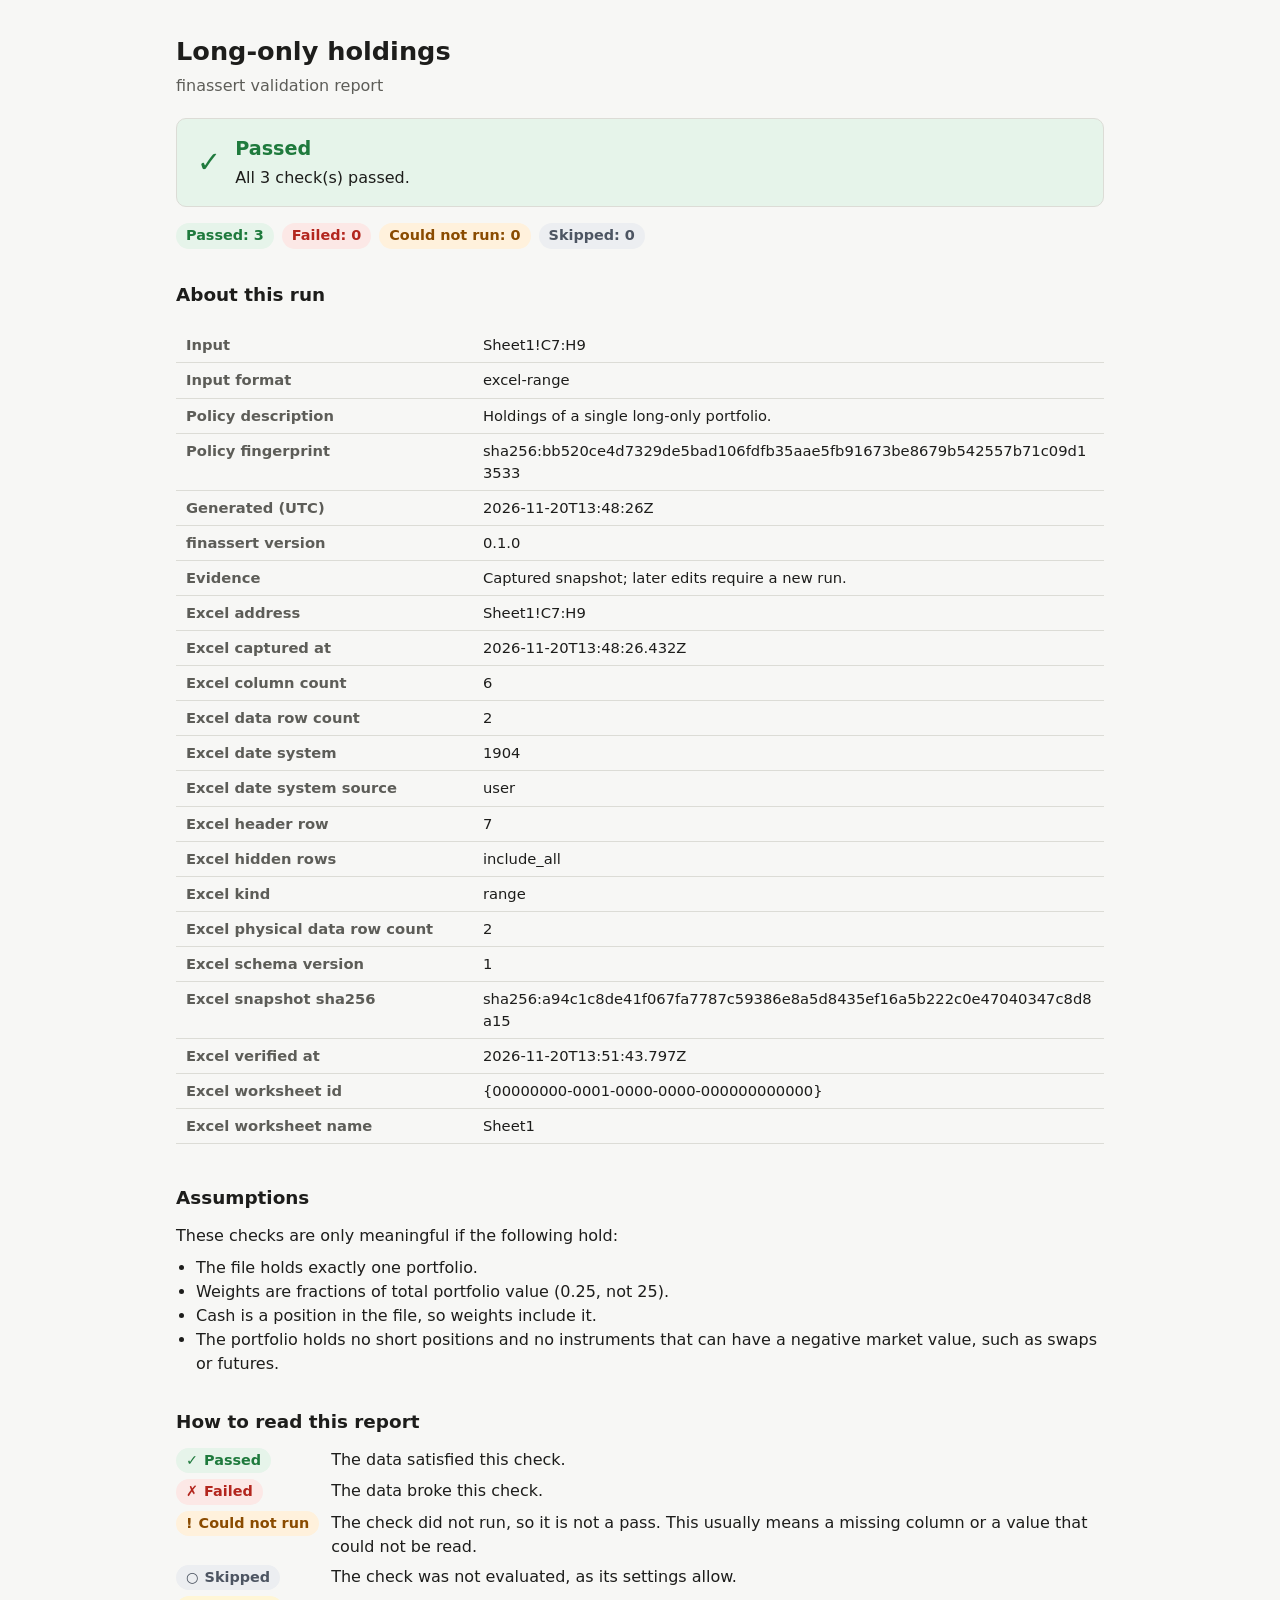
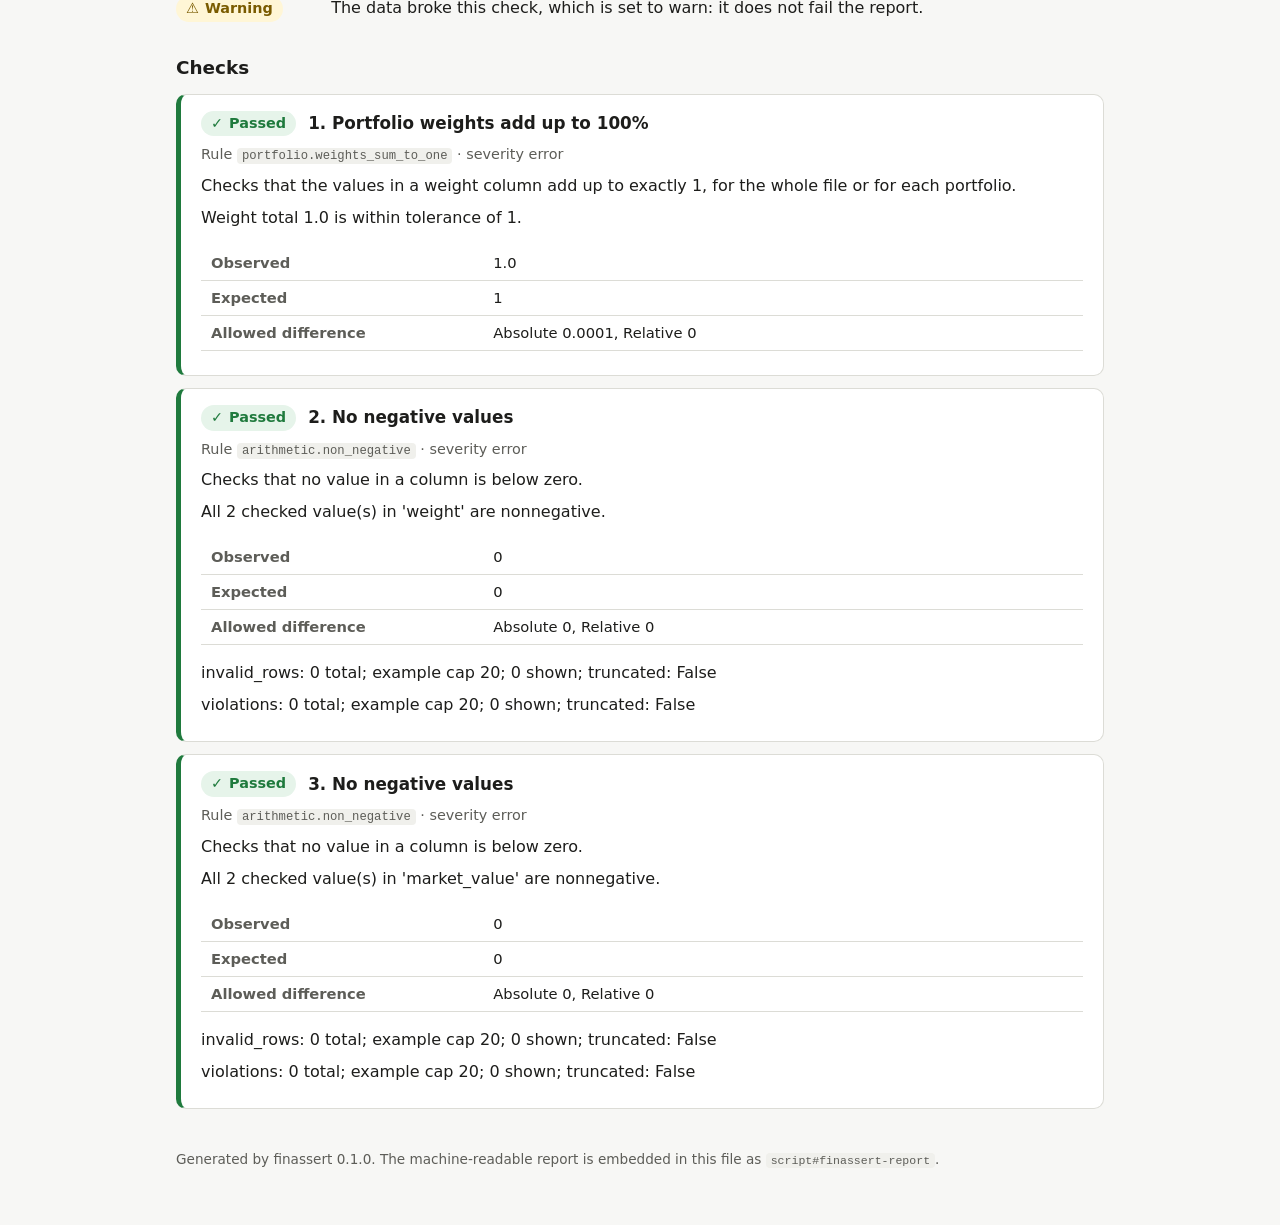
<file: specs/0016/artifacts/ac07-native-1904-passed-report.html>
<!doctype html>
<html lang="en">
<head>
<meta charset="utf-8">
<meta name="viewport" content="width=device-width, initial-scale=1">
<meta name="generator" content="finassert">
<title>Long-only holdings — finassert</title>
<style>
:root {
  color-scheme: light dark;
  --bg: #f7f7f5; --surface: #ffffff; --text: #1d1d1b; --muted: #5d5d58;
  --border: #dcdcd6; --pass: #1f7a3d; --pass-bg: #e6f4ea; --fail: #b3261e;
  --fail-bg: #fce8e6; --error: #8a4b00; --error-bg: #fff1dc; --skip: #4d5562;
  --skip-bg: #eceef1; --code: #f0f0ec; --warn: #7a5b00; --warn-bg: #fff6d6;
}
@media (prefers-color-scheme: dark) {
  :root {
    --bg: #141413; --surface: #1e1e1c; --text: #ececea; --muted: #a8a8a2;
    --border: #3a3a36; --pass: #7dd69b; --pass-bg: #173322; --fail: #f2a29b;
    --fail-bg: #3d1a17; --error: #f5c27a; --error-bg: #3a2a12; --skip: #c3c8d0;
    --skip-bg: #2a2d32; --code: #2a2a27; --warn: #f0d58a; --warn-bg: #3a3112;
  }
}
* { box-sizing: border-box; }
body {
  margin: 0; background: var(--bg); color: var(--text);
  font: 16px/1.5 system-ui, -apple-system, "Segoe UI", Roboto, sans-serif;
}
main { max-width: 960px; margin: 0 auto; padding: 32px 16px 48px; }
h1 { font-size: 1.6rem; margin: 0 0 4px; }
h2 { font-size: 1.15rem; margin: 32px 0 12px; }
h3 { font-size: 1.05rem; margin: 0; }
p { margin: 8px 0; }
.subtitle { color: var(--muted); margin: 0 0 20px; }
code {
  font: 0.85em ui-monospace, SFMono-Regular, Menlo, Consolas, monospace;
  background: var(--code); padding: 1px 5px; border-radius: 4px; overflow-wrap: anywhere;
}
.banner {
  border-radius: 10px; padding: 16px 20px; border: 1px solid var(--border);
  display: flex; gap: 14px; align-items: center;
}
.banner .icon { font-size: 1.8rem; font-weight: 700; line-height: 1; }
.banner strong { display: block; font-size: 1.2rem; }
.banner.passed { background: var(--pass-bg); color: var(--pass); }
.banner.failed { background: var(--fail-bg); color: var(--fail); }
.banner.warning { background: var(--warn-bg); color: var(--warn); }
.banner p { color: var(--text); margin: 2px 0 0; }
.counts { display: flex; flex-wrap: wrap; gap: 8px; margin: 16px 0 0; padding: 0; }
.counts li { list-style: none; }
.pill {
  display: inline-flex; align-items: center; gap: 6px; padding: 2px 10px;
  border-radius: 999px; font-size: 0.9rem; font-weight: 600; white-space: nowrap;
}
.pill.passed { background: var(--pass-bg); color: var(--pass); }
.pill.failed { background: var(--fail-bg); color: var(--fail); }
.pill.error { background: var(--error-bg); color: var(--error); }
.pill.skipped { background: var(--skip-bg); color: var(--skip); }
.pill.warning { background: var(--warn-bg); color: var(--warn); }
.card {
  background: var(--surface); border: 1px solid var(--border); border-radius: 10px;
  padding: 16px 20px; margin: 12px 0;
}
.card.failed { border-left: 5px solid var(--fail); }
.card.error { border-left: 5px solid var(--error); }
.card.skipped { border-left: 5px solid var(--skip); }
.card.warning { border-left: 5px solid var(--warn); }
.card.passed { border-left: 5px solid var(--pass); }
.card header { display: flex; flex-wrap: wrap; gap: 8px 12px; align-items: center; }
.meta { color: var(--muted); font-size: 0.9rem; }
.message { font-weight: 500; }
table { border-collapse: collapse; width: 100%; margin: 8px 0; font-size: 0.92rem; }
th, td {
  text-align: left; padding: 6px 10px; border-bottom: 1px solid var(--border);
  vertical-align: top; overflow-wrap: anywhere;
}
th { color: var(--muted); font-weight: 600; width: 32%; overflow-wrap: normal; }
.rows th { width: auto; }
.table-wrap { overflow-x: auto; }
details summary { cursor: pointer; color: var(--muted); margin-top: 8px; }
dl.legend { display: grid; grid-template-columns: max-content 1fr; gap: 6px 12px; margin: 0; }
dl.legend dd { margin: 0; }
ul.assumptions { margin: 4px 0; padding-left: 20px; }
footer { margin-top: 40px; color: var(--muted); font-size: 0.85rem; }
@media (max-width: 520px) {
  main { padding: 20px 12px 40px; }
  .card { padding: 14px; }
  th { width: auto; min-width: 7.5em; }
}
@media print {
  body { background: #fff; color: #000; }
  .card, .banner { break-inside: avoid; }
  details { display: block; }
}
</style>
</head>
<body>
<main>
<h1>Long-only holdings</h1>
<p class="subtitle">finassert validation report</p>
<section class="banner passed" role="status" aria-live="polite"><span class="icon" aria-hidden="true">✓</span><div><strong>Passed</strong><p>All 3 check(s) passed.</p></div></section><ul class="counts" aria-label="Results by outcome"><li><span class="pill passed">Passed: 3</span></li><li><span class="pill failed">Failed: 0</span></li><li><span class="pill error">Could not run: 0</span></li><li><span class="pill skipped">Skipped: 0</span></li></ul>
<h2>About this run</h2><div class="table-wrap"><table><tr><th scope="row">Input</th><td>Sheet1!C7:H9</td></tr><tr><th scope="row">Input format</th><td>excel-range</td></tr><tr><th scope="row">Policy description</th><td>Holdings of a single long-only portfolio.</td></tr><tr><th scope="row">Policy fingerprint</th><td>sha256:bb520ce4d7329de5bad106fdfb35aae5fb91673be8679b542557b71c09d13533</td></tr><tr><th scope="row">Generated (UTC)</th><td>2026-11-20T13:48:26Z</td></tr><tr><th scope="row">finassert version</th><td>0.1.0</td></tr><tr><th scope="row">Evidence</th><td>Captured snapshot; later edits require a new run.</td></tr><tr><th scope="row">Excel address</th><td>Sheet1!C7:H9</td></tr><tr><th scope="row">Excel captured at</th><td>2026-11-20T13:48:26.432Z</td></tr><tr><th scope="row">Excel column count</th><td>6</td></tr><tr><th scope="row">Excel data row count</th><td>2</td></tr><tr><th scope="row">Excel date system</th><td>1904</td></tr><tr><th scope="row">Excel date system source</th><td>user</td></tr><tr><th scope="row">Excel header row</th><td>7</td></tr><tr><th scope="row">Excel hidden rows</th><td>include_all</td></tr><tr><th scope="row">Excel kind</th><td>range</td></tr><tr><th scope="row">Excel physical data row count</th><td>2</td></tr><tr><th scope="row">Excel schema version</th><td>1</td></tr><tr><th scope="row">Excel snapshot sha256</th><td>sha256:a94c1c8de41f067fa7787c59386e8a5d8435ef16a5b222c0e47040347c8d8a15</td></tr><tr><th scope="row">Excel verified at</th><td>2026-11-20T13:51:43.797Z</td></tr><tr><th scope="row">Excel worksheet id</th><td>{00000000-0001-0000-0000-000000000000}</td></tr><tr><th scope="row">Excel worksheet name</th><td>Sheet1</td></tr></table></div>
<h2>Assumptions</h2><p>These checks are only meaningful if the following hold:</p><ul class="assumptions"><li>The file holds exactly one portfolio.</li><li>Weights are fractions of total portfolio value (0.25, not 25).</li><li>Cash is a position in the file, so weights include it.</li><li>The portfolio holds no short positions and no instruments that can have a negative market value, such as swaps or futures.</li></ul>
<h2>How to read this report</h2><dl class="legend"><dt><span class="pill passed"><span aria-hidden="true">✓</span> Passed</span></dt><dd>The data satisfied this check.</dd><dt><span class="pill failed"><span aria-hidden="true">✗</span> Failed</span></dt><dd>The data broke this check.</dd><dt><span class="pill error"><span aria-hidden="true">!</span> Could not run</span></dt><dd>The check did not run, so it is not a pass. This usually means a missing column or a value that could not be read.</dd><dt><span class="pill skipped"><span aria-hidden="true">○</span> Skipped</span></dt><dd>The check was not evaluated, as its settings allow.</dd><dt><span class="pill warning"><span aria-hidden="true">⚠</span> Warning</span></dt><dd>The data broke this check, which is set to warn: it does not fail the report.</dd></dl>
<h2>Checks</h2>
<article class="card passed" aria-labelledby="check-0"><header><span class="pill passed"><span aria-hidden="true">✓</span> Passed</span><h3 id="check-0">1. Portfolio weights add up to 100%</h3></header><p class="meta">Rule <code>portfolio.weights_sum_to_one</code> · severity error</p><p>Checks that the values in a weight column add up to exactly 1, for the whole file or for each portfolio.</p><p class="message">Weight total 1.0 is within tolerance of 1.</p><div class="table-wrap"><table><tr><th scope="row">Observed</th><td>1.0</td></tr><tr><th scope="row">Expected</th><td>1</td></tr><tr><th scope="row">Allowed difference</th><td>Absolute 0.0001, Relative 0</td></tr></table></div></article>
<article class="card passed" aria-labelledby="check-1"><header><span class="pill passed"><span aria-hidden="true">✓</span> Passed</span><h3 id="check-1">2. No negative values</h3></header><p class="meta">Rule <code>arithmetic.non_negative</code> · severity error</p><p>Checks that no value in a column is below zero.</p><p class="message">All 2 checked value(s) in &#x27;weight&#x27; are nonnegative.</p><div class="table-wrap"><table><tr><th scope="row">Observed</th><td>0</td></tr><tr><th scope="row">Expected</th><td>0</td></tr><tr><th scope="row">Allowed difference</th><td>Absolute 0, Relative 0</td></tr></table></div><p>invalid_rows: 0 total; example cap 20; 0 shown; truncated: False</p><p>violations: 0 total; example cap 20; 0 shown; truncated: False</p></article>
<article class="card passed" aria-labelledby="check-2"><header><span class="pill passed"><span aria-hidden="true">✓</span> Passed</span><h3 id="check-2">3. No negative values</h3></header><p class="meta">Rule <code>arithmetic.non_negative</code> · severity error</p><p>Checks that no value in a column is below zero.</p><p class="message">All 2 checked value(s) in &#x27;market_value&#x27; are nonnegative.</p><div class="table-wrap"><table><tr><th scope="row">Observed</th><td>0</td></tr><tr><th scope="row">Expected</th><td>0</td></tr><tr><th scope="row">Allowed difference</th><td>Absolute 0, Relative 0</td></tr></table></div><p>invalid_rows: 0 total; example cap 20; 0 shown; truncated: False</p><p>violations: 0 total; example cap 20; 0 shown; truncated: False</p></article>
<footer>
<p>Generated by finassert 0.1.0. The machine-readable report is embedded in this file as <code>script#finassert-report</code>.</p>
</footer>
</main>
<script type="application/json" id="finassert-report">
{
  "generated_at": "2026-11-20T13:48:26Z",
  "input": {
    "excel": {
      "address": "Sheet1!C7:H9",
      "captured_at": "2026-11-20T13:48:26.432Z",
      "column_count": 6,
      "data_row_count": 2,
      "date_system": "1904",
      "date_system_source": "user",
      "header_row": 7,
      "hidden_rows": "include_all",
      "kind": "range",
      "physical_data_row_count": 2,
      "schema_version": 1,
      "snapshot_sha256": "sha256:a94c1c8de41f067fa7787c59386e8a5d8435ef16a5b222c0e47040347c8d8a15",
      "verified_at": "2026-11-20T13:51:43.797Z",
      "worksheet_id": "{00000000-0001-0000-0000-000000000000}",
      "worksheet_name": "Sheet1"
    },
    "format": "excel-range",
    "locator": "Sheet1!C7:H9"
  },
  "policy": {
    "assumptions": [
      "The file holds exactly one portfolio.",
      "Weights are fractions of total portfolio value (0.25, not 25).",
      "Cash is a position in the file, so weights include it.",
      "The portfolio holds no short positions and no instruments that can have a negative market value, such as swaps or futures."
    ],
    "description": "Holdings of a single long-only portfolio.",
    "digest": "sha256:bb520ce4d7329de5bad106fdfb35aae5fb91673be8679b542557b71c09d13533",
    "name": "Long-only holdings",
    "rules": [
      {
        "factory": "weights_sum_to_one",
        "rule_id": "portfolio.weights_sum_to_one",
        "summary": "Checks that the values in a weight column add up to exactly 1, for the whole file or for each portfolio.",
        "title": "Portfolio weights add up to 100%"
      },
      {
        "factory": "non_negative",
        "rule_id": "arithmetic.non_negative",
        "summary": "Checks that no value in a column is below zero.",
        "title": "No negative values"
      },
      {
        "factory": "non_negative",
        "rule_id": "arithmetic.non_negative",
        "summary": "Checks that no value in a column is below zero.",
        "title": "No negative values"
      }
    ],
    "version": 1
  },
  "report": {
    "blocking_failures": 0,
    "counts_by_outcome": {
      "error": 0,
      "failed": 0,
      "passed": 3,
      "skipped": 0
    },
    "counts_by_severity": {
      "error": 3,
      "info": 0,
      "warning": 0
    },
    "passed": true,
    "results": [
      {
        "blocking": false,
        "diagnostics": [],
        "expected": "1",
        "message": "Weight total 1.0 is within tolerance of 1.",
        "metadata": {
          "column": "weight",
          "observation_count": 2
        },
        "observed": "1.0",
        "outcome": "passed",
        "passed": true,
        "rule_id": "portfolio.weights_sum_to_one",
        "rule_name": "Portfolio weights sum to one",
        "severity": "error",
        "tolerance": {
          "absolute": "0.0001",
          "relative": 0
        }
      },
      {
        "blocking": false,
        "diagnostics": [
          {
            "count": 0,
            "kind": "invalid_rows",
            "limit": 20,
            "observations": [],
            "truncated": false
          },
          {
            "count": 0,
            "kind": "violations",
            "limit": 20,
            "observations": [],
            "truncated": false
          }
        ],
        "expected": 0,
        "message": "All 2 checked value(s) in 'weight' are nonnegative.",
        "metadata": {
          "checked_count": 2,
          "column": "weight",
          "invalid_row_count": 0,
          "invalid_rows": [],
          "violation_count": 0,
          "violations": [],
          "violations_truncated": false
        },
        "observed": 0,
        "outcome": "passed",
        "passed": true,
        "rule_id": "arithmetic.non_negative",
        "rule_name": "Financial values are nonnegative",
        "severity": "error",
        "tolerance": {
          "absolute": 0,
          "relative": 0
        }
      },
      {
        "blocking": false,
        "diagnostics": [
          {
            "count": 0,
            "kind": "invalid_rows",
            "limit": 20,
            "observations": [],
            "truncated": false
          },
          {
            "count": 0,
            "kind": "violations",
            "limit": 20,
            "observations": [],
            "truncated": false
          }
        ],
        "expected": 0,
        "message": "All 2 checked value(s) in 'market_value' are nonnegative.",
        "metadata": {
          "checked_count": 2,
          "column": "market_value",
          "invalid_row_count": 0,
          "invalid_rows": [],
          "violation_count": 0,
          "violations": [],
          "violations_truncated": false
        },
        "observed": 0,
        "outcome": "passed",
        "passed": true,
        "rule_id": "arithmetic.non_negative",
        "rule_name": "Financial values are nonnegative",
        "severity": "error",
        "tolerance": {
          "absolute": 0,
          "relative": 0
        }
      }
    ],
    "warnings": 0
  },
  "schema_version": 1,
  "tool": {
    "name": "finassert",
    "version": "0.1.0"
  }
}
</script>
</body>
</html>
</file>
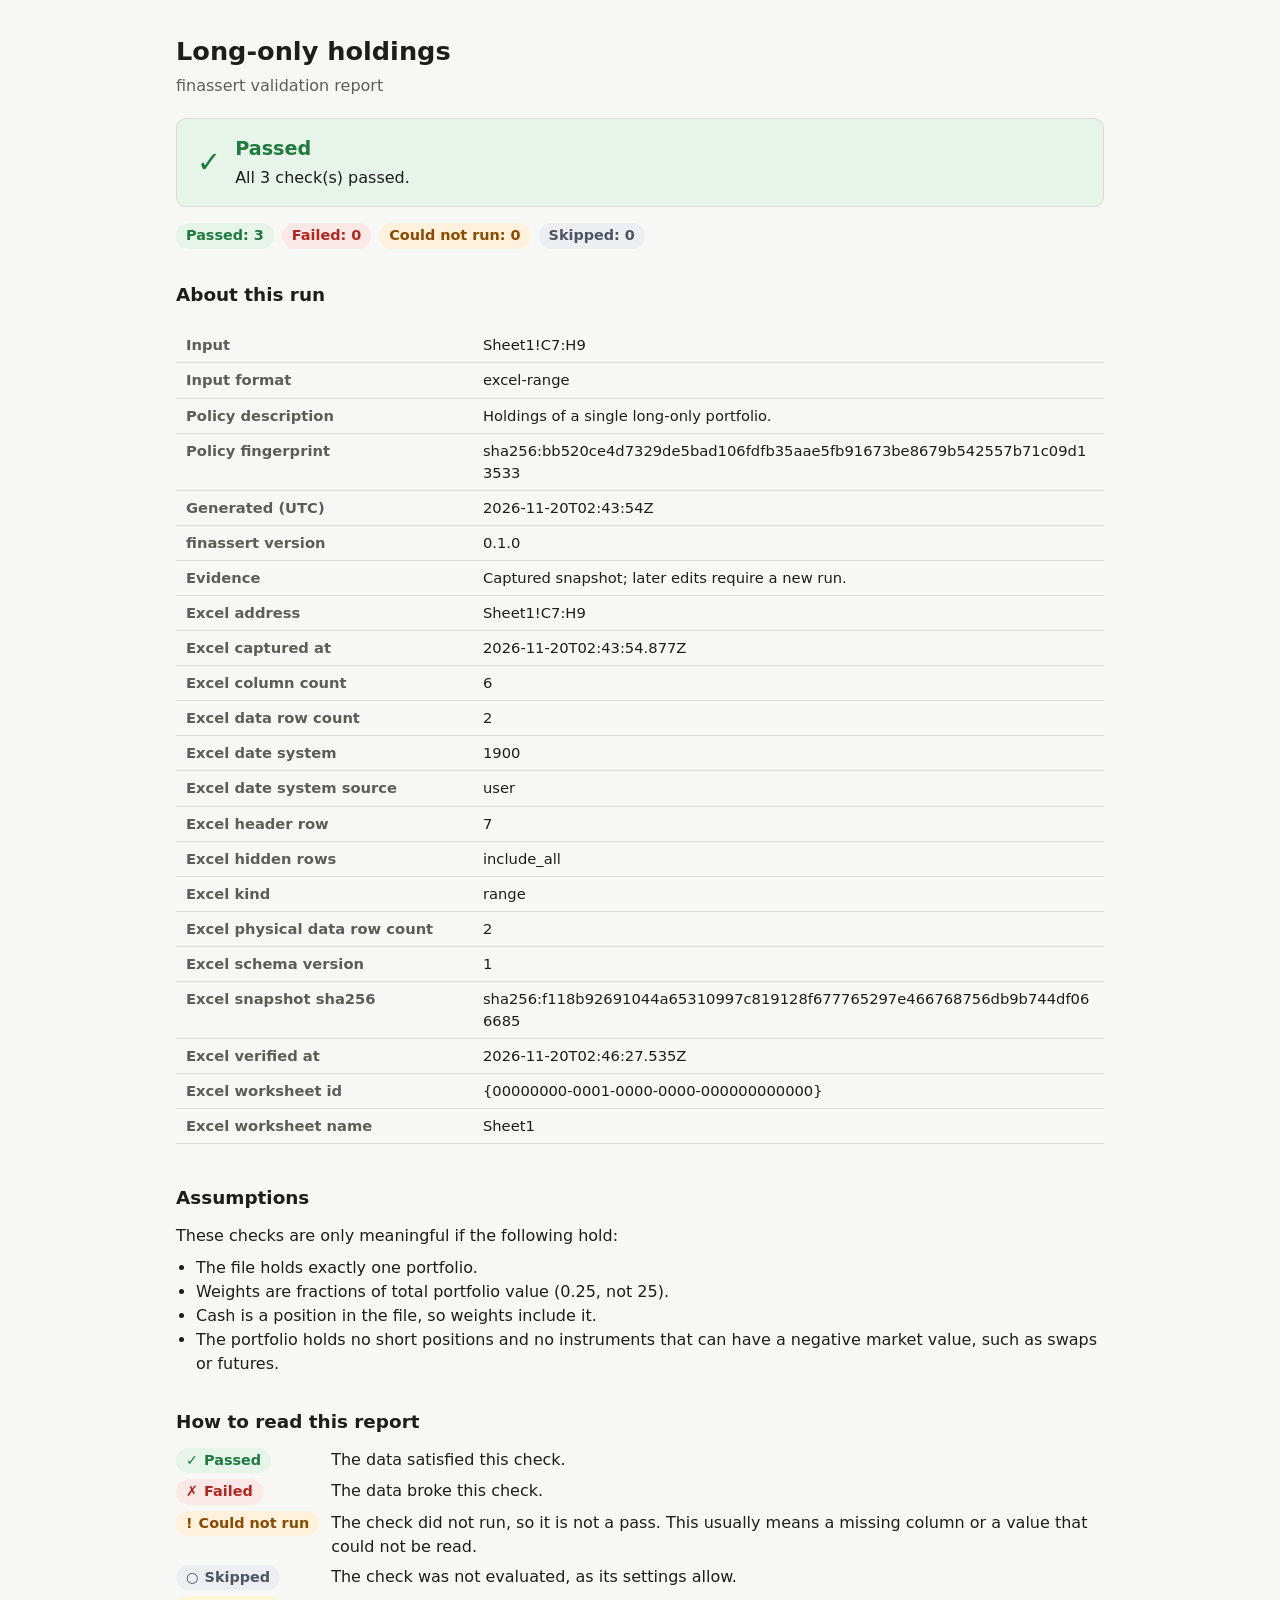
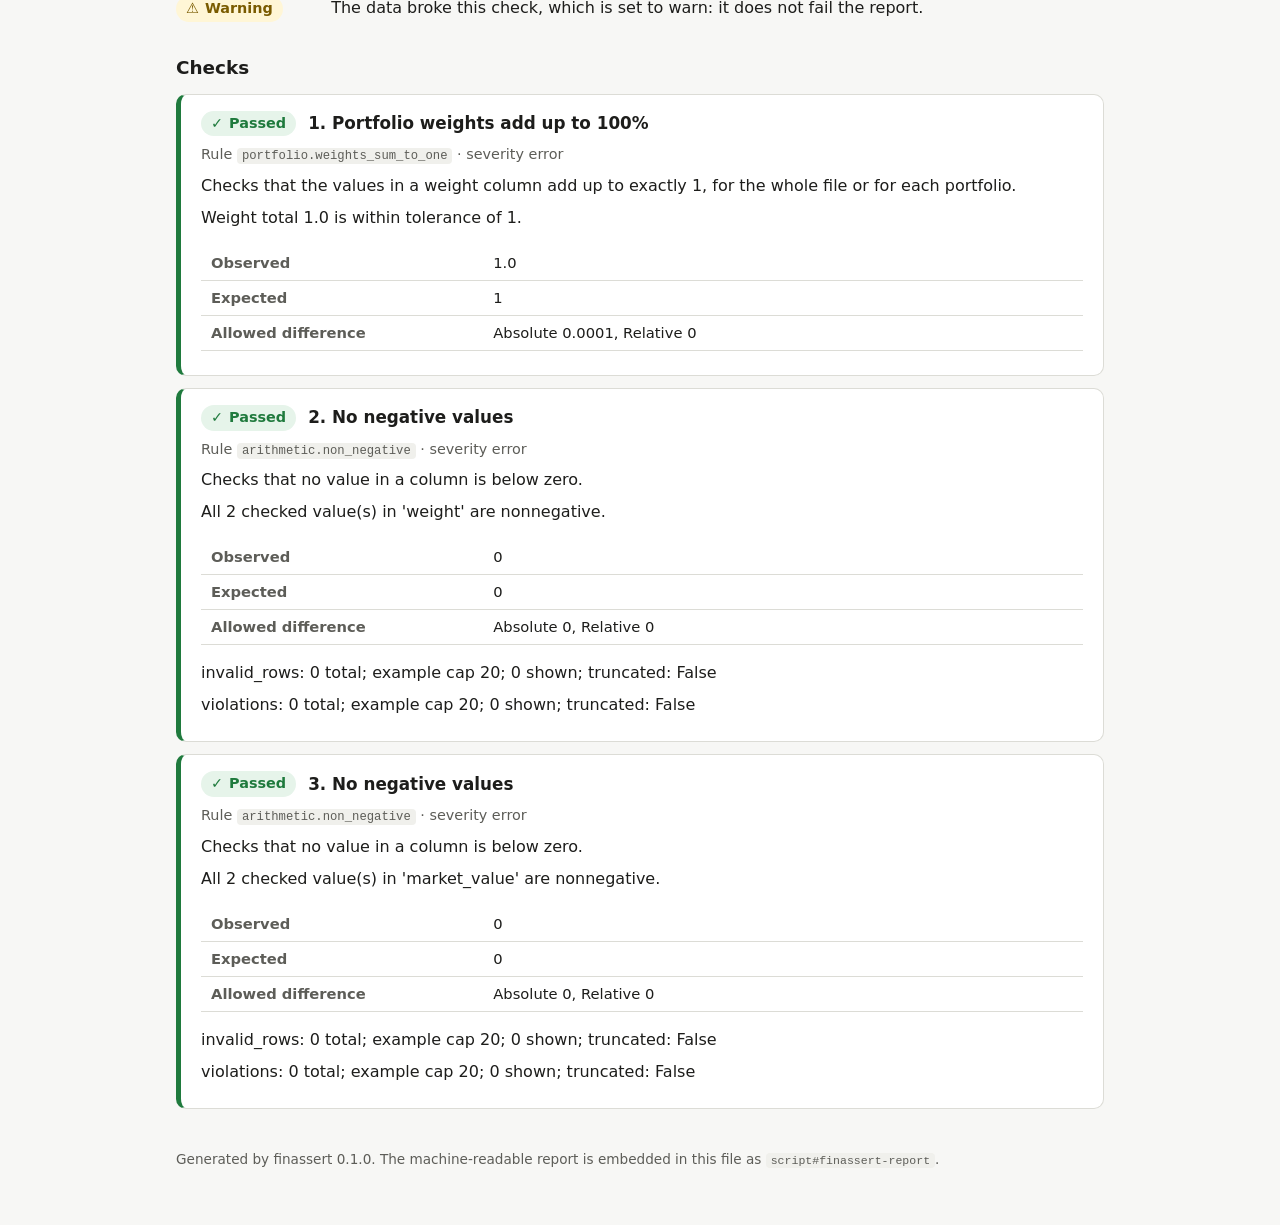
<file: specs/0016/artifacts/ac07-native-passed-report.html>
<!doctype html>
<html lang="en">
<head>
<meta charset="utf-8">
<meta name="viewport" content="width=device-width, initial-scale=1">
<meta name="generator" content="finassert">
<title>Long-only holdings — finassert</title>
<style>
:root {
  color-scheme: light dark;
  --bg: #f7f7f5; --surface: #ffffff; --text: #1d1d1b; --muted: #5d5d58;
  --border: #dcdcd6; --pass: #1f7a3d; --pass-bg: #e6f4ea; --fail: #b3261e;
  --fail-bg: #fce8e6; --error: #8a4b00; --error-bg: #fff1dc; --skip: #4d5562;
  --skip-bg: #eceef1; --code: #f0f0ec; --warn: #7a5b00; --warn-bg: #fff6d6;
}
@media (prefers-color-scheme: dark) {
  :root {
    --bg: #141413; --surface: #1e1e1c; --text: #ececea; --muted: #a8a8a2;
    --border: #3a3a36; --pass: #7dd69b; --pass-bg: #173322; --fail: #f2a29b;
    --fail-bg: #3d1a17; --error: #f5c27a; --error-bg: #3a2a12; --skip: #c3c8d0;
    --skip-bg: #2a2d32; --code: #2a2a27; --warn: #f0d58a; --warn-bg: #3a3112;
  }
}
* { box-sizing: border-box; }
body {
  margin: 0; background: var(--bg); color: var(--text);
  font: 16px/1.5 system-ui, -apple-system, "Segoe UI", Roboto, sans-serif;
}
main { max-width: 960px; margin: 0 auto; padding: 32px 16px 48px; }
h1 { font-size: 1.6rem; margin: 0 0 4px; }
h2 { font-size: 1.15rem; margin: 32px 0 12px; }
h3 { font-size: 1.05rem; margin: 0; }
p { margin: 8px 0; }
.subtitle { color: var(--muted); margin: 0 0 20px; }
code {
  font: 0.85em ui-monospace, SFMono-Regular, Menlo, Consolas, monospace;
  background: var(--code); padding: 1px 5px; border-radius: 4px; overflow-wrap: anywhere;
}
.banner {
  border-radius: 10px; padding: 16px 20px; border: 1px solid var(--border);
  display: flex; gap: 14px; align-items: center;
}
.banner .icon { font-size: 1.8rem; font-weight: 700; line-height: 1; }
.banner strong { display: block; font-size: 1.2rem; }
.banner.passed { background: var(--pass-bg); color: var(--pass); }
.banner.failed { background: var(--fail-bg); color: var(--fail); }
.banner.warning { background: var(--warn-bg); color: var(--warn); }
.banner p { color: var(--text); margin: 2px 0 0; }
.counts { display: flex; flex-wrap: wrap; gap: 8px; margin: 16px 0 0; padding: 0; }
.counts li { list-style: none; }
.pill {
  display: inline-flex; align-items: center; gap: 6px; padding: 2px 10px;
  border-radius: 999px; font-size: 0.9rem; font-weight: 600; white-space: nowrap;
}
.pill.passed { background: var(--pass-bg); color: var(--pass); }
.pill.failed { background: var(--fail-bg); color: var(--fail); }
.pill.error { background: var(--error-bg); color: var(--error); }
.pill.skipped { background: var(--skip-bg); color: var(--skip); }
.pill.warning { background: var(--warn-bg); color: var(--warn); }
.card {
  background: var(--surface); border: 1px solid var(--border); border-radius: 10px;
  padding: 16px 20px; margin: 12px 0;
}
.card.failed { border-left: 5px solid var(--fail); }
.card.error { border-left: 5px solid var(--error); }
.card.skipped { border-left: 5px solid var(--skip); }
.card.warning { border-left: 5px solid var(--warn); }
.card.passed { border-left: 5px solid var(--pass); }
.card header { display: flex; flex-wrap: wrap; gap: 8px 12px; align-items: center; }
.meta { color: var(--muted); font-size: 0.9rem; }
.message { font-weight: 500; }
table { border-collapse: collapse; width: 100%; margin: 8px 0; font-size: 0.92rem; }
th, td {
  text-align: left; padding: 6px 10px; border-bottom: 1px solid var(--border);
  vertical-align: top; overflow-wrap: anywhere;
}
th { color: var(--muted); font-weight: 600; width: 32%; overflow-wrap: normal; }
.rows th { width: auto; }
.table-wrap { overflow-x: auto; }
details summary { cursor: pointer; color: var(--muted); margin-top: 8px; }
dl.legend { display: grid; grid-template-columns: max-content 1fr; gap: 6px 12px; margin: 0; }
dl.legend dd { margin: 0; }
ul.assumptions { margin: 4px 0; padding-left: 20px; }
footer { margin-top: 40px; color: var(--muted); font-size: 0.85rem; }
@media (max-width: 520px) {
  main { padding: 20px 12px 40px; }
  .card { padding: 14px; }
  th { width: auto; min-width: 7.5em; }
}
@media print {
  body { background: #fff; color: #000; }
  .card, .banner { break-inside: avoid; }
  details { display: block; }
}
</style>
</head>
<body>
<main>
<h1>Long-only holdings</h1>
<p class="subtitle">finassert validation report</p>
<section class="banner passed" role="status" aria-live="polite"><span class="icon" aria-hidden="true">✓</span><div><strong>Passed</strong><p>All 3 check(s) passed.</p></div></section><ul class="counts" aria-label="Results by outcome"><li><span class="pill passed">Passed: 3</span></li><li><span class="pill failed">Failed: 0</span></li><li><span class="pill error">Could not run: 0</span></li><li><span class="pill skipped">Skipped: 0</span></li></ul>
<h2>About this run</h2><div class="table-wrap"><table><tr><th scope="row">Input</th><td>Sheet1!C7:H9</td></tr><tr><th scope="row">Input format</th><td>excel-range</td></tr><tr><th scope="row">Policy description</th><td>Holdings of a single long-only portfolio.</td></tr><tr><th scope="row">Policy fingerprint</th><td>sha256:bb520ce4d7329de5bad106fdfb35aae5fb91673be8679b542557b71c09d13533</td></tr><tr><th scope="row">Generated (UTC)</th><td>2026-11-20T02:43:54Z</td></tr><tr><th scope="row">finassert version</th><td>0.1.0</td></tr><tr><th scope="row">Evidence</th><td>Captured snapshot; later edits require a new run.</td></tr><tr><th scope="row">Excel address</th><td>Sheet1!C7:H9</td></tr><tr><th scope="row">Excel captured at</th><td>2026-11-20T02:43:54.877Z</td></tr><tr><th scope="row">Excel column count</th><td>6</td></tr><tr><th scope="row">Excel data row count</th><td>2</td></tr><tr><th scope="row">Excel date system</th><td>1900</td></tr><tr><th scope="row">Excel date system source</th><td>user</td></tr><tr><th scope="row">Excel header row</th><td>7</td></tr><tr><th scope="row">Excel hidden rows</th><td>include_all</td></tr><tr><th scope="row">Excel kind</th><td>range</td></tr><tr><th scope="row">Excel physical data row count</th><td>2</td></tr><tr><th scope="row">Excel schema version</th><td>1</td></tr><tr><th scope="row">Excel snapshot sha256</th><td>sha256:f118b92691044a65310997c819128f677765297e466768756db9b744df066685</td></tr><tr><th scope="row">Excel verified at</th><td>2026-11-20T02:46:27.535Z</td></tr><tr><th scope="row">Excel worksheet id</th><td>{00000000-0001-0000-0000-000000000000}</td></tr><tr><th scope="row">Excel worksheet name</th><td>Sheet1</td></tr></table></div>
<h2>Assumptions</h2><p>These checks are only meaningful if the following hold:</p><ul class="assumptions"><li>The file holds exactly one portfolio.</li><li>Weights are fractions of total portfolio value (0.25, not 25).</li><li>Cash is a position in the file, so weights include it.</li><li>The portfolio holds no short positions and no instruments that can have a negative market value, such as swaps or futures.</li></ul>
<h2>How to read this report</h2><dl class="legend"><dt><span class="pill passed"><span aria-hidden="true">✓</span> Passed</span></dt><dd>The data satisfied this check.</dd><dt><span class="pill failed"><span aria-hidden="true">✗</span> Failed</span></dt><dd>The data broke this check.</dd><dt><span class="pill error"><span aria-hidden="true">!</span> Could not run</span></dt><dd>The check did not run, so it is not a pass. This usually means a missing column or a value that could not be read.</dd><dt><span class="pill skipped"><span aria-hidden="true">○</span> Skipped</span></dt><dd>The check was not evaluated, as its settings allow.</dd><dt><span class="pill warning"><span aria-hidden="true">⚠</span> Warning</span></dt><dd>The data broke this check, which is set to warn: it does not fail the report.</dd></dl>
<h2>Checks</h2>
<article class="card passed" aria-labelledby="check-0"><header><span class="pill passed"><span aria-hidden="true">✓</span> Passed</span><h3 id="check-0">1. Portfolio weights add up to 100%</h3></header><p class="meta">Rule <code>portfolio.weights_sum_to_one</code> · severity error</p><p>Checks that the values in a weight column add up to exactly 1, for the whole file or for each portfolio.</p><p class="message">Weight total 1.0 is within tolerance of 1.</p><div class="table-wrap"><table><tr><th scope="row">Observed</th><td>1.0</td></tr><tr><th scope="row">Expected</th><td>1</td></tr><tr><th scope="row">Allowed difference</th><td>Absolute 0.0001, Relative 0</td></tr></table></div></article>
<article class="card passed" aria-labelledby="check-1"><header><span class="pill passed"><span aria-hidden="true">✓</span> Passed</span><h3 id="check-1">2. No negative values</h3></header><p class="meta">Rule <code>arithmetic.non_negative</code> · severity error</p><p>Checks that no value in a column is below zero.</p><p class="message">All 2 checked value(s) in &#x27;weight&#x27; are nonnegative.</p><div class="table-wrap"><table><tr><th scope="row">Observed</th><td>0</td></tr><tr><th scope="row">Expected</th><td>0</td></tr><tr><th scope="row">Allowed difference</th><td>Absolute 0, Relative 0</td></tr></table></div><p>invalid_rows: 0 total; example cap 20; 0 shown; truncated: False</p><p>violations: 0 total; example cap 20; 0 shown; truncated: False</p></article>
<article class="card passed" aria-labelledby="check-2"><header><span class="pill passed"><span aria-hidden="true">✓</span> Passed</span><h3 id="check-2">3. No negative values</h3></header><p class="meta">Rule <code>arithmetic.non_negative</code> · severity error</p><p>Checks that no value in a column is below zero.</p><p class="message">All 2 checked value(s) in &#x27;market_value&#x27; are nonnegative.</p><div class="table-wrap"><table><tr><th scope="row">Observed</th><td>0</td></tr><tr><th scope="row">Expected</th><td>0</td></tr><tr><th scope="row">Allowed difference</th><td>Absolute 0, Relative 0</td></tr></table></div><p>invalid_rows: 0 total; example cap 20; 0 shown; truncated: False</p><p>violations: 0 total; example cap 20; 0 shown; truncated: False</p></article>
<footer>
<p>Generated by finassert 0.1.0. The machine-readable report is embedded in this file as <code>script#finassert-report</code>.</p>
</footer>
</main>
<script type="application/json" id="finassert-report">
{
  "generated_at": "2026-11-20T02:43:54Z",
  "input": {
    "excel": {
      "address": "Sheet1!C7:H9",
      "captured_at": "2026-11-20T02:43:54.877Z",
      "column_count": 6,
      "data_row_count": 2,
      "date_system": "1900",
      "date_system_source": "user",
      "header_row": 7,
      "hidden_rows": "include_all",
      "kind": "range",
      "physical_data_row_count": 2,
      "schema_version": 1,
      "snapshot_sha256": "sha256:f118b92691044a65310997c819128f677765297e466768756db9b744df066685",
      "verified_at": "2026-11-20T02:46:27.535Z",
      "worksheet_id": "{00000000-0001-0000-0000-000000000000}",
      "worksheet_name": "Sheet1"
    },
    "format": "excel-range",
    "locator": "Sheet1!C7:H9"
  },
  "policy": {
    "assumptions": [
      "The file holds exactly one portfolio.",
      "Weights are fractions of total portfolio value (0.25, not 25).",
      "Cash is a position in the file, so weights include it.",
      "The portfolio holds no short positions and no instruments that can have a negative market value, such as swaps or futures."
    ],
    "description": "Holdings of a single long-only portfolio.",
    "digest": "sha256:bb520ce4d7329de5bad106fdfb35aae5fb91673be8679b542557b71c09d13533",
    "name": "Long-only holdings",
    "rules": [
      {
        "factory": "weights_sum_to_one",
        "rule_id": "portfolio.weights_sum_to_one",
        "summary": "Checks that the values in a weight column add up to exactly 1, for the whole file or for each portfolio.",
        "title": "Portfolio weights add up to 100%"
      },
      {
        "factory": "non_negative",
        "rule_id": "arithmetic.non_negative",
        "summary": "Checks that no value in a column is below zero.",
        "title": "No negative values"
      },
      {
        "factory": "non_negative",
        "rule_id": "arithmetic.non_negative",
        "summary": "Checks that no value in a column is below zero.",
        "title": "No negative values"
      }
    ],
    "version": 1
  },
  "report": {
    "blocking_failures": 0,
    "counts_by_outcome": {
      "error": 0,
      "failed": 0,
      "passed": 3,
      "skipped": 0
    },
    "counts_by_severity": {
      "error": 3,
      "info": 0,
      "warning": 0
    },
    "passed": true,
    "results": [
      {
        "blocking": false,
        "diagnostics": [],
        "expected": "1",
        "message": "Weight total 1.0 is within tolerance of 1.",
        "metadata": {
          "column": "weight",
          "observation_count": 2
        },
        "observed": "1.0",
        "outcome": "passed",
        "passed": true,
        "rule_id": "portfolio.weights_sum_to_one",
        "rule_name": "Portfolio weights sum to one",
        "severity": "error",
        "tolerance": {
          "absolute": "0.0001",
          "relative": 0
        }
      },
      {
        "blocking": false,
        "diagnostics": [
          {
            "count": 0,
            "kind": "invalid_rows",
            "limit": 20,
            "observations": [],
            "truncated": false
          },
          {
            "count": 0,
            "kind": "violations",
            "limit": 20,
            "observations": [],
            "truncated": false
          }
        ],
        "expected": 0,
        "message": "All 2 checked value(s) in 'weight' are nonnegative.",
        "metadata": {
          "checked_count": 2,
          "column": "weight",
          "invalid_row_count": 0,
          "invalid_rows": [],
          "violation_count": 0,
          "violations": [],
          "violations_truncated": false
        },
        "observed": 0,
        "outcome": "passed",
        "passed": true,
        "rule_id": "arithmetic.non_negative",
        "rule_name": "Financial values are nonnegative",
        "severity": "error",
        "tolerance": {
          "absolute": 0,
          "relative": 0
        }
      },
      {
        "blocking": false,
        "diagnostics": [
          {
            "count": 0,
            "kind": "invalid_rows",
            "limit": 20,
            "observations": [],
            "truncated": false
          },
          {
            "count": 0,
            "kind": "violations",
            "limit": 20,
            "observations": [],
            "truncated": false
          }
        ],
        "expected": 0,
        "message": "All 2 checked value(s) in 'market_value' are nonnegative.",
        "metadata": {
          "checked_count": 2,
          "column": "market_value",
          "invalid_row_count": 0,
          "invalid_rows": [],
          "violation_count": 0,
          "violations": [],
          "violations_truncated": false
        },
        "observed": 0,
        "outcome": "passed",
        "passed": true,
        "rule_id": "arithmetic.non_negative",
        "rule_name": "Financial values are nonnegative",
        "severity": "error",
        "tolerance": {
          "absolute": 0,
          "relative": 0
        }
      }
    ],
    "warnings": 0
  },
  "schema_version": 1,
  "tool": {
    "name": "finassert",
    "version": "0.1.0"
  }
}
</script>
</body>
</html>
</file>
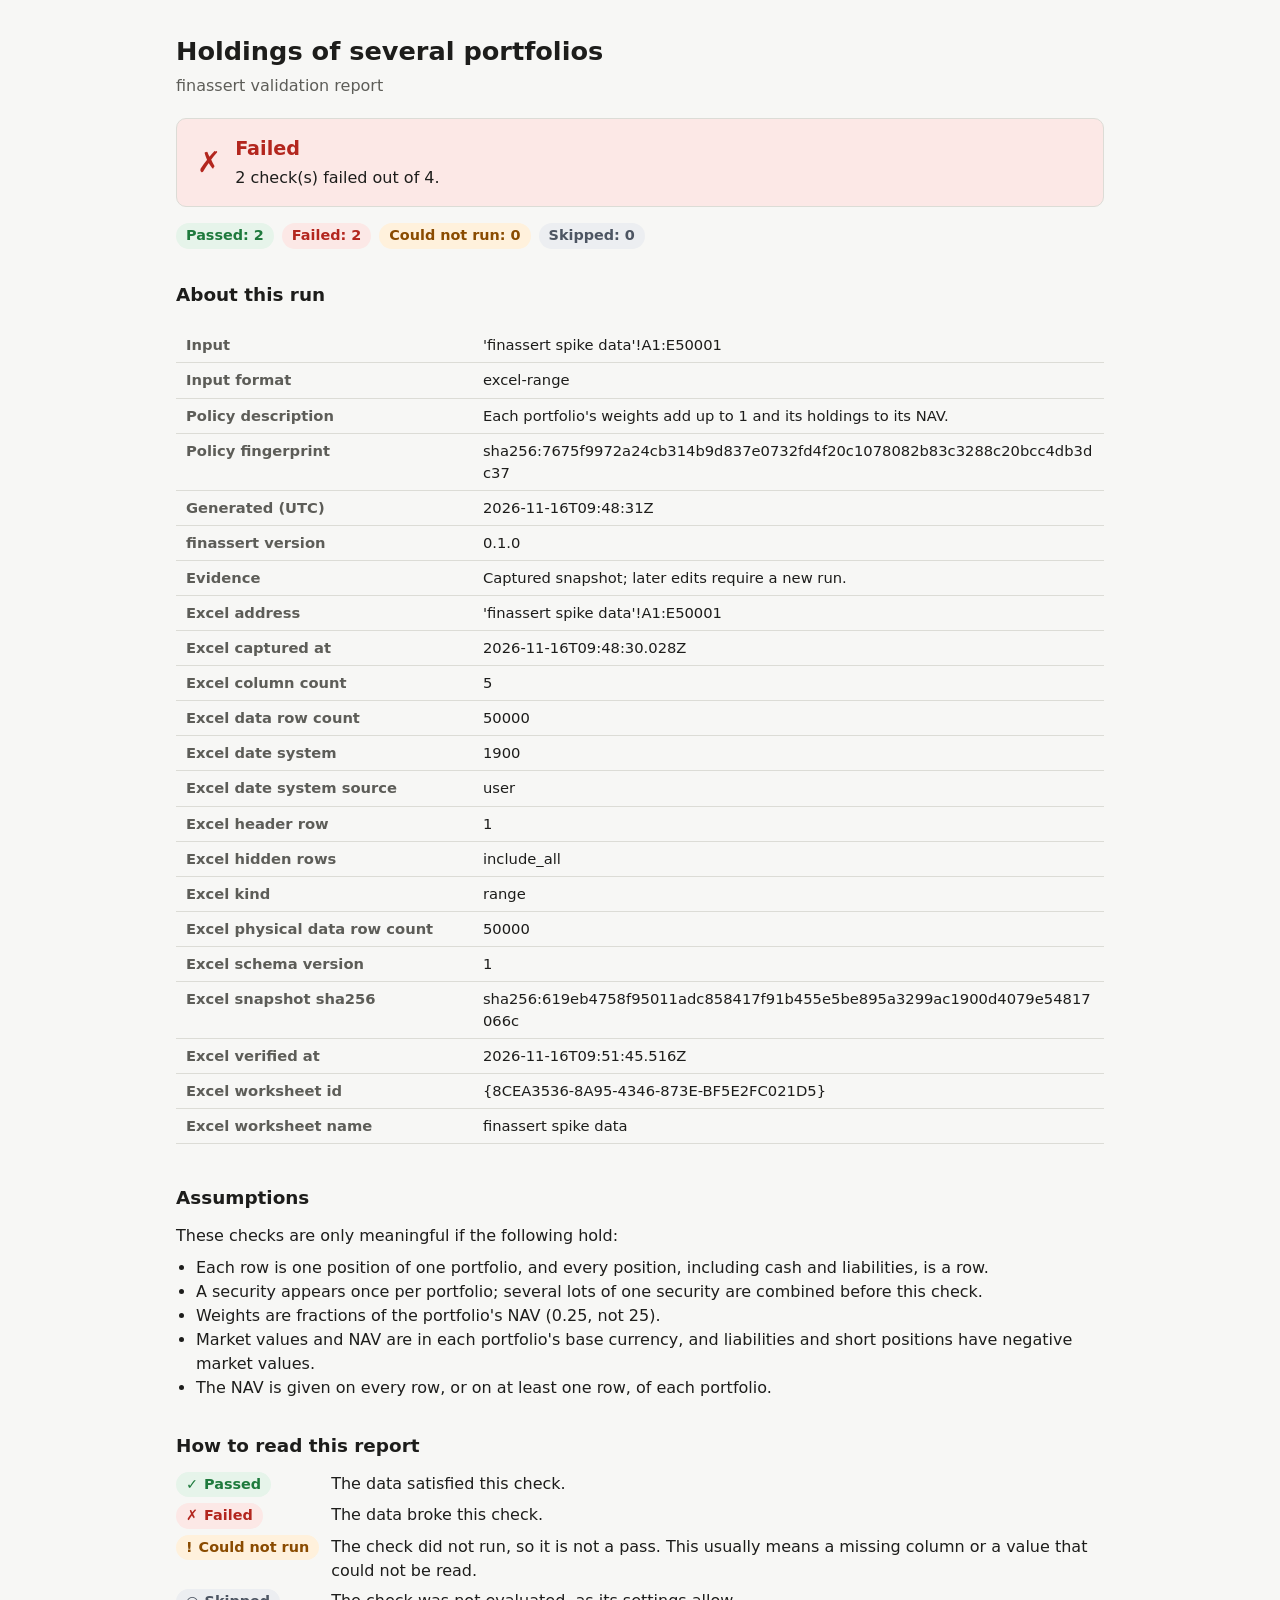
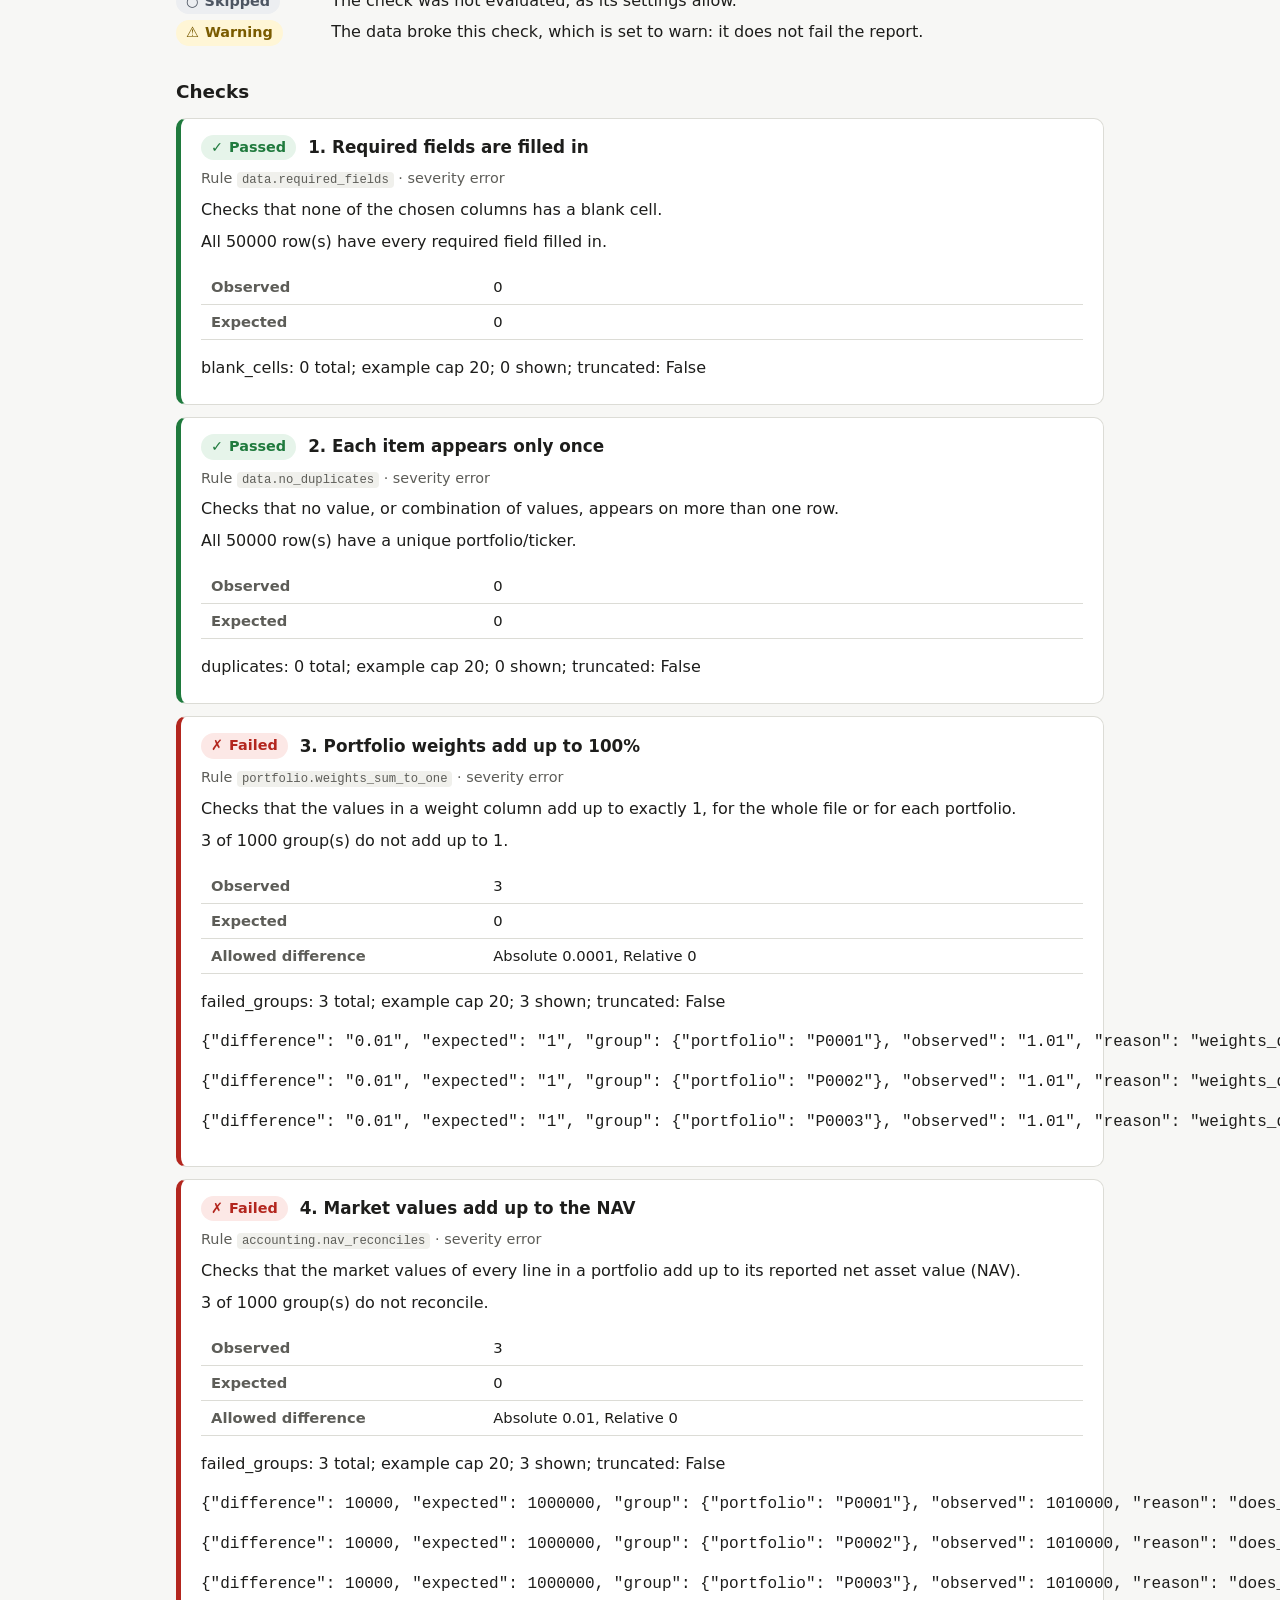
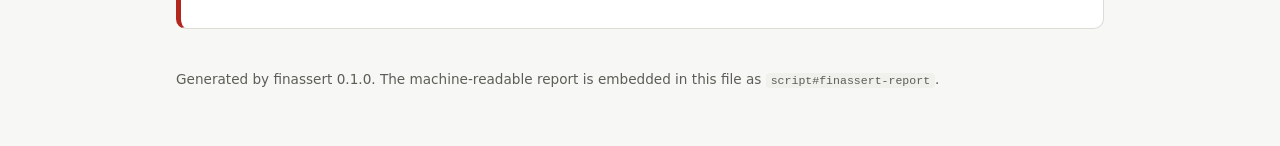
<file: specs/0016/artifacts/e06-native-scale-report.html>
<!doctype html>
<html lang="en">
<head>
<meta charset="utf-8">
<meta name="viewport" content="width=device-width, initial-scale=1">
<meta name="generator" content="finassert">
<title>Holdings of several portfolios — finassert</title>
<style>
:root {
  color-scheme: light dark;
  --bg: #f7f7f5; --surface: #ffffff; --text: #1d1d1b; --muted: #5d5d58;
  --border: #dcdcd6; --pass: #1f7a3d; --pass-bg: #e6f4ea; --fail: #b3261e;
  --fail-bg: #fce8e6; --error: #8a4b00; --error-bg: #fff1dc; --skip: #4d5562;
  --skip-bg: #eceef1; --code: #f0f0ec; --warn: #7a5b00; --warn-bg: #fff6d6;
}
@media (prefers-color-scheme: dark) {
  :root {
    --bg: #141413; --surface: #1e1e1c; --text: #ececea; --muted: #a8a8a2;
    --border: #3a3a36; --pass: #7dd69b; --pass-bg: #173322; --fail: #f2a29b;
    --fail-bg: #3d1a17; --error: #f5c27a; --error-bg: #3a2a12; --skip: #c3c8d0;
    --skip-bg: #2a2d32; --code: #2a2a27; --warn: #f0d58a; --warn-bg: #3a3112;
  }
}
* { box-sizing: border-box; }
body {
  margin: 0; background: var(--bg); color: var(--text);
  font: 16px/1.5 system-ui, -apple-system, "Segoe UI", Roboto, sans-serif;
}
main { max-width: 960px; margin: 0 auto; padding: 32px 16px 48px; }
h1 { font-size: 1.6rem; margin: 0 0 4px; }
h2 { font-size: 1.15rem; margin: 32px 0 12px; }
h3 { font-size: 1.05rem; margin: 0; }
p { margin: 8px 0; }
.subtitle { color: var(--muted); margin: 0 0 20px; }
code {
  font: 0.85em ui-monospace, SFMono-Regular, Menlo, Consolas, monospace;
  background: var(--code); padding: 1px 5px; border-radius: 4px; overflow-wrap: anywhere;
}
.banner {
  border-radius: 10px; padding: 16px 20px; border: 1px solid var(--border);
  display: flex; gap: 14px; align-items: center;
}
.banner .icon { font-size: 1.8rem; font-weight: 700; line-height: 1; }
.banner strong { display: block; font-size: 1.2rem; }
.banner.passed { background: var(--pass-bg); color: var(--pass); }
.banner.failed { background: var(--fail-bg); color: var(--fail); }
.banner.warning { background: var(--warn-bg); color: var(--warn); }
.banner p { color: var(--text); margin: 2px 0 0; }
.counts { display: flex; flex-wrap: wrap; gap: 8px; margin: 16px 0 0; padding: 0; }
.counts li { list-style: none; }
.pill {
  display: inline-flex; align-items: center; gap: 6px; padding: 2px 10px;
  border-radius: 999px; font-size: 0.9rem; font-weight: 600; white-space: nowrap;
}
.pill.passed { background: var(--pass-bg); color: var(--pass); }
.pill.failed { background: var(--fail-bg); color: var(--fail); }
.pill.error { background: var(--error-bg); color: var(--error); }
.pill.skipped { background: var(--skip-bg); color: var(--skip); }
.pill.warning { background: var(--warn-bg); color: var(--warn); }
.card {
  background: var(--surface); border: 1px solid var(--border); border-radius: 10px;
  padding: 16px 20px; margin: 12px 0;
}
.card.failed { border-left: 5px solid var(--fail); }
.card.error { border-left: 5px solid var(--error); }
.card.skipped { border-left: 5px solid var(--skip); }
.card.warning { border-left: 5px solid var(--warn); }
.card.passed { border-left: 5px solid var(--pass); }
.card header { display: flex; flex-wrap: wrap; gap: 8px 12px; align-items: center; }
.meta { color: var(--muted); font-size: 0.9rem; }
.message { font-weight: 500; }
table { border-collapse: collapse; width: 100%; margin: 8px 0; font-size: 0.92rem; }
th, td {
  text-align: left; padding: 6px 10px; border-bottom: 1px solid var(--border);
  vertical-align: top; overflow-wrap: anywhere;
}
th { color: var(--muted); font-weight: 600; width: 32%; overflow-wrap: normal; }
.rows th { width: auto; }
.table-wrap { overflow-x: auto; }
details summary { cursor: pointer; color: var(--muted); margin-top: 8px; }
dl.legend { display: grid; grid-template-columns: max-content 1fr; gap: 6px 12px; margin: 0; }
dl.legend dd { margin: 0; }
ul.assumptions { margin: 4px 0; padding-left: 20px; }
footer { margin-top: 40px; color: var(--muted); font-size: 0.85rem; }
@media (max-width: 520px) {
  main { padding: 20px 12px 40px; }
  .card { padding: 14px; }
  th { width: auto; min-width: 7.5em; }
}
@media print {
  body { background: #fff; color: #000; }
  .card, .banner { break-inside: avoid; }
  details { display: block; }
}
</style>
</head>
<body>
<main>
<h1>Holdings of several portfolios</h1>
<p class="subtitle">finassert validation report</p>
<section class="banner failed" role="status" aria-live="polite"><span class="icon" aria-hidden="true">✗</span><div><strong>Failed</strong><p>2 check(s) failed out of 4.</p></div></section><ul class="counts" aria-label="Results by outcome"><li><span class="pill passed">Passed: 2</span></li><li><span class="pill failed">Failed: 2</span></li><li><span class="pill error">Could not run: 0</span></li><li><span class="pill skipped">Skipped: 0</span></li></ul>
<h2>About this run</h2><div class="table-wrap"><table><tr><th scope="row">Input</th><td>&#x27;finassert spike data&#x27;!A1:E50001</td></tr><tr><th scope="row">Input format</th><td>excel-range</td></tr><tr><th scope="row">Policy description</th><td>Each portfolio&#x27;s weights add up to 1 and its holdings to its NAV.</td></tr><tr><th scope="row">Policy fingerprint</th><td>sha256:7675f9972a24cb314b9d837e0732fd4f20c1078082b83c3288c20bcc4db3dc37</td></tr><tr><th scope="row">Generated (UTC)</th><td>2026-11-16T09:48:31Z</td></tr><tr><th scope="row">finassert version</th><td>0.1.0</td></tr><tr><th scope="row">Evidence</th><td>Captured snapshot; later edits require a new run.</td></tr><tr><th scope="row">Excel address</th><td>&#x27;finassert spike data&#x27;!A1:E50001</td></tr><tr><th scope="row">Excel captured at</th><td>2026-11-16T09:48:30.028Z</td></tr><tr><th scope="row">Excel column count</th><td>5</td></tr><tr><th scope="row">Excel data row count</th><td>50000</td></tr><tr><th scope="row">Excel date system</th><td>1900</td></tr><tr><th scope="row">Excel date system source</th><td>user</td></tr><tr><th scope="row">Excel header row</th><td>1</td></tr><tr><th scope="row">Excel hidden rows</th><td>include_all</td></tr><tr><th scope="row">Excel kind</th><td>range</td></tr><tr><th scope="row">Excel physical data row count</th><td>50000</td></tr><tr><th scope="row">Excel schema version</th><td>1</td></tr><tr><th scope="row">Excel snapshot sha256</th><td>sha256:619eb4758f95011adc858417f91b455e5be895a3299ac1900d4079e54817066c</td></tr><tr><th scope="row">Excel verified at</th><td>2026-11-16T09:51:45.516Z</td></tr><tr><th scope="row">Excel worksheet id</th><td>{8CEA3536-8A95-4346-873E-BF5E2FC021D5}</td></tr><tr><th scope="row">Excel worksheet name</th><td>finassert spike data</td></tr></table></div>
<h2>Assumptions</h2><p>These checks are only meaningful if the following hold:</p><ul class="assumptions"><li>Each row is one position of one portfolio, and every position, including cash and liabilities, is a row.</li><li>A security appears once per portfolio; several lots of one security are combined before this check.</li><li>Weights are fractions of the portfolio&#x27;s NAV (0.25, not 25).</li><li>Market values and NAV are in each portfolio&#x27;s base currency, and liabilities and short positions have negative market values.</li><li>The NAV is given on every row, or on at least one row, of each portfolio.</li></ul>
<h2>How to read this report</h2><dl class="legend"><dt><span class="pill passed"><span aria-hidden="true">✓</span> Passed</span></dt><dd>The data satisfied this check.</dd><dt><span class="pill failed"><span aria-hidden="true">✗</span> Failed</span></dt><dd>The data broke this check.</dd><dt><span class="pill error"><span aria-hidden="true">!</span> Could not run</span></dt><dd>The check did not run, so it is not a pass. This usually means a missing column or a value that could not be read.</dd><dt><span class="pill skipped"><span aria-hidden="true">○</span> Skipped</span></dt><dd>The check was not evaluated, as its settings allow.</dd><dt><span class="pill warning"><span aria-hidden="true">⚠</span> Warning</span></dt><dd>The data broke this check, which is set to warn: it does not fail the report.</dd></dl>
<h2>Checks</h2>
<article class="card passed" aria-labelledby="check-0"><header><span class="pill passed"><span aria-hidden="true">✓</span> Passed</span><h3 id="check-0">1. Required fields are filled in</h3></header><p class="meta">Rule <code>data.required_fields</code> · severity error</p><p>Checks that none of the chosen columns has a blank cell.</p><p class="message">All 50000 row(s) have every required field filled in.</p><div class="table-wrap"><table><tr><th scope="row">Observed</th><td>0</td></tr><tr><th scope="row">Expected</th><td>0</td></tr></table></div><p>blank_cells: 0 total; example cap 20; 0 shown; truncated: False</p></article>
<article class="card passed" aria-labelledby="check-1"><header><span class="pill passed"><span aria-hidden="true">✓</span> Passed</span><h3 id="check-1">2. Each item appears only once</h3></header><p class="meta">Rule <code>data.no_duplicates</code> · severity error</p><p>Checks that no value, or combination of values, appears on more than one row.</p><p class="message">All 50000 row(s) have a unique portfolio/ticker.</p><div class="table-wrap"><table><tr><th scope="row">Observed</th><td>0</td></tr><tr><th scope="row">Expected</th><td>0</td></tr></table></div><p>duplicates: 0 total; example cap 20; 0 shown; truncated: False</p></article>
<article class="card failed" aria-labelledby="check-2"><header><span class="pill failed"><span aria-hidden="true">✗</span> Failed</span><h3 id="check-2">3. Portfolio weights add up to 100%</h3></header><p class="meta">Rule <code>portfolio.weights_sum_to_one</code> · severity error</p><p>Checks that the values in a weight column add up to exactly 1, for the whole file or for each portfolio.</p><p class="message">3 of 1000 group(s) do not add up to 1.</p><div class="table-wrap"><table><tr><th scope="row">Observed</th><td>3</td></tr><tr><th scope="row">Expected</th><td>0</td></tr><tr><th scope="row">Allowed difference</th><td>Absolute 0.0001, Relative 0</td></tr></table></div><p>failed_groups: 3 total; example cap 20; 3 shown; truncated: False</p><pre>{&quot;difference&quot;: &quot;0.01&quot;, &quot;expected&quot;: &quot;1&quot;, &quot;group&quot;: {&quot;portfolio&quot;: &quot;P0001&quot;}, &quot;observed&quot;: &quot;1.01&quot;, &quot;reason&quot;: &quot;weights_do_not_sum_to_one&quot;, &quot;row_count&quot;: 50, &quot;rows&quot;: [2, 3, 4, 5, 6, 7, 8, 9, 10, 11, 12, 13, 14, 15, 16, 17, 18, 19, 20, 21], &quot;rows_truncated&quot;: true}</pre><pre>{&quot;difference&quot;: &quot;0.01&quot;, &quot;expected&quot;: &quot;1&quot;, &quot;group&quot;: {&quot;portfolio&quot;: &quot;P0002&quot;}, &quot;observed&quot;: &quot;1.01&quot;, &quot;reason&quot;: &quot;weights_do_not_sum_to_one&quot;, &quot;row_count&quot;: 50, &quot;rows&quot;: [52, 53, 54, 55, 56, 57, 58, 59, 60, 61, 62, 63, 64, 65, 66, 67, 68, 69, 70, 71], &quot;rows_truncated&quot;: true}</pre><pre>{&quot;difference&quot;: &quot;0.01&quot;, &quot;expected&quot;: &quot;1&quot;, &quot;group&quot;: {&quot;portfolio&quot;: &quot;P0003&quot;}, &quot;observed&quot;: &quot;1.01&quot;, &quot;reason&quot;: &quot;weights_do_not_sum_to_one&quot;, &quot;row_count&quot;: 50, &quot;rows&quot;: [102, 103, 104, 105, 106, 107, 108, 109, 110, 111, 112, 113, 114, 115, 116, 117, 118, 119, 120, 121], &quot;rows_truncated&quot;: true}</pre></article>
<article class="card failed" aria-labelledby="check-3"><header><span class="pill failed"><span aria-hidden="true">✗</span> Failed</span><h3 id="check-3">4. Market values add up to the NAV</h3></header><p class="meta">Rule <code>accounting.nav_reconciles</code> · severity error</p><p>Checks that the market values of every line in a portfolio add up to its reported net asset value (NAV).</p><p class="message">3 of 1000 group(s) do not reconcile.</p><div class="table-wrap"><table><tr><th scope="row">Observed</th><td>3</td></tr><tr><th scope="row">Expected</th><td>0</td></tr><tr><th scope="row">Allowed difference</th><td>Absolute 0.01, Relative 0</td></tr></table></div><p>failed_groups: 3 total; example cap 20; 3 shown; truncated: False</p><pre>{&quot;difference&quot;: 10000, &quot;expected&quot;: 1000000, &quot;group&quot;: {&quot;portfolio&quot;: &quot;P0001&quot;}, &quot;observed&quot;: 1010000, &quot;reason&quot;: &quot;does_not_reconcile&quot;, &quot;row_count&quot;: 50, &quot;rows&quot;: [2, 3, 4, 5, 6, 7, 8, 9, 10, 11, 12, 13, 14, 15, 16, 17, 18, 19, 20, 21], &quot;rows_truncated&quot;: true}</pre><pre>{&quot;difference&quot;: 10000, &quot;expected&quot;: 1000000, &quot;group&quot;: {&quot;portfolio&quot;: &quot;P0002&quot;}, &quot;observed&quot;: 1010000, &quot;reason&quot;: &quot;does_not_reconcile&quot;, &quot;row_count&quot;: 50, &quot;rows&quot;: [52, 53, 54, 55, 56, 57, 58, 59, 60, 61, 62, 63, 64, 65, 66, 67, 68, 69, 70, 71], &quot;rows_truncated&quot;: true}</pre><pre>{&quot;difference&quot;: 10000, &quot;expected&quot;: 1000000, &quot;group&quot;: {&quot;portfolio&quot;: &quot;P0003&quot;}, &quot;observed&quot;: 1010000, &quot;reason&quot;: &quot;does_not_reconcile&quot;, &quot;row_count&quot;: 50, &quot;rows&quot;: [102, 103, 104, 105, 106, 107, 108, 109, 110, 111, 112, 113, 114, 115, 116, 117, 118, 119, 120, 121], &quot;rows_truncated&quot;: true}</pre></article>
<footer>
<p>Generated by finassert 0.1.0. The machine-readable report is embedded in this file as <code>script#finassert-report</code>.</p>
</footer>
</main>
<script type="application/json" id="finassert-report">
{
  "generated_at": "2026-11-16T09:48:31Z",
  "input": {
    "excel": {
      "address": "'finassert spike data'!A1:E50001",
      "captured_at": "2026-11-16T09:48:30.028Z",
      "column_count": 5,
      "data_row_count": 50000,
      "date_system": "1900",
      "date_system_source": "user",
      "header_row": 1,
      "hidden_rows": "include_all",
      "kind": "range",
      "physical_data_row_count": 50000,
      "schema_version": 1,
      "snapshot_sha256": "sha256:619eb4758f95011adc858417f91b455e5be895a3299ac1900d4079e54817066c",
      "verified_at": "2026-11-16T09:51:45.516Z",
      "worksheet_id": "{8CEA3536-8A95-4346-873E-BF5E2FC021D5}",
      "worksheet_name": "finassert spike data"
    },
    "format": "excel-range",
    "locator": "'finassert spike data'!A1:E50001"
  },
  "policy": {
    "assumptions": [
      "Each row is one position of one portfolio, and every position, including cash and liabilities, is a row.",
      "A security appears once per portfolio; several lots of one security are combined before this check.",
      "Weights are fractions of the portfolio's NAV (0.25, not 25).",
      "Market values and NAV are in each portfolio's base currency, and liabilities and short positions have negative market values.",
      "The NAV is given on every row, or on at least one row, of each portfolio."
    ],
    "description": "Each portfolio's weights add up to 1 and its holdings to its NAV.",
    "digest": "sha256:7675f9972a24cb314b9d837e0732fd4f20c1078082b83c3288c20bcc4db3dc37",
    "name": "Holdings of several portfolios",
    "rules": [
      {
        "factory": "required_fields",
        "rule_id": "data.required_fields",
        "summary": "Checks that none of the chosen columns has a blank cell.",
        "title": "Required fields are filled in"
      },
      {
        "factory": "no_duplicates",
        "rule_id": "data.no_duplicates",
        "summary": "Checks that no value, or combination of values, appears on more than one row.",
        "title": "Each item appears only once"
      },
      {
        "factory": "weights_sum_to_one",
        "rule_id": "portfolio.weights_sum_to_one",
        "summary": "Checks that the values in a weight column add up to exactly 1, for the whole file or for each portfolio.",
        "title": "Portfolio weights add up to 100%"
      },
      {
        "factory": "nav_reconciles",
        "rule_id": "accounting.nav_reconciles",
        "summary": "Checks that the market values of every line in a portfolio add up to its reported net asset value (NAV).",
        "title": "Market values add up to the NAV"
      }
    ],
    "version": 1
  },
  "report": {
    "blocking_failures": 2,
    "counts_by_outcome": {
      "error": 0,
      "failed": 2,
      "passed": 2,
      "skipped": 0
    },
    "counts_by_severity": {
      "error": 4,
      "info": 0,
      "warning": 0
    },
    "passed": false,
    "results": [
      {
        "blocking": false,
        "diagnostics": [
          {
            "count": 0,
            "kind": "blank_cells",
            "limit": 20,
            "observations": [],
            "truncated": false
          }
        ],
        "expected": 0,
        "message": "All 50000 row(s) have every required field filled in.",
        "metadata": {
          "blank_cell_count": 0,
          "blank_cells": [],
          "blank_column_count": 0,
          "columns": [
            "portfolio",
            "ticker",
            "weight",
            "market_value"
          ],
          "row_count": 50000
        },
        "observed": 0,
        "outcome": "passed",
        "passed": true,
        "rule_id": "data.required_fields",
        "rule_name": "Required fields are filled in",
        "severity": "error",
        "tolerance": null
      },
      {
        "blocking": false,
        "diagnostics": [
          {
            "count": 0,
            "kind": "duplicates",
            "limit": 20,
            "observations": [],
            "truncated": false
          }
        ],
        "expected": 0,
        "message": "All 50000 row(s) have a unique portfolio/ticker.",
        "metadata": {
          "checked_count": 50000,
          "columns": [
            "portfolio",
            "ticker"
          ],
          "duplicate_key_count": 0,
          "duplicate_row_count": 0,
          "duplicates": [],
          "duplicates_truncated": false,
          "row_count": 50000
        },
        "observed": 0,
        "outcome": "passed",
        "passed": true,
        "rule_id": "data.no_duplicates",
        "rule_name": "Each item appears only once",
        "severity": "error",
        "tolerance": null
      },
      {
        "blocking": true,
        "diagnostics": [
          {
            "count": 3,
            "kind": "failed_groups",
            "limit": 20,
            "observations": [
              {
                "difference": "0.01",
                "expected": "1",
                "group": {
                  "portfolio": "P0001"
                },
                "observed": "1.01",
                "reason": "weights_do_not_sum_to_one",
                "row_count": 50,
                "rows": [
                  2,
                  3,
                  4,
                  5,
                  6,
                  7,
                  8,
                  9,
                  10,
                  11,
                  12,
                  13,
                  14,
                  15,
                  16,
                  17,
                  18,
                  19,
                  20,
                  21
                ],
                "rows_truncated": true
              },
              {
                "difference": "0.01",
                "expected": "1",
                "group": {
                  "portfolio": "P0002"
                },
                "observed": "1.01",
                "reason": "weights_do_not_sum_to_one",
                "row_count": 50,
                "rows": [
                  52,
                  53,
                  54,
                  55,
                  56,
                  57,
                  58,
                  59,
                  60,
                  61,
                  62,
                  63,
                  64,
                  65,
                  66,
                  67,
                  68,
                  69,
                  70,
                  71
                ],
                "rows_truncated": true
              },
              {
                "difference": "0.01",
                "expected": "1",
                "group": {
                  "portfolio": "P0003"
                },
                "observed": "1.01",
                "reason": "weights_do_not_sum_to_one",
                "row_count": 50,
                "rows": [
                  102,
                  103,
                  104,
                  105,
                  106,
                  107,
                  108,
                  109,
                  110,
                  111,
                  112,
                  113,
                  114,
                  115,
                  116,
                  117,
                  118,
                  119,
                  120,
                  121
                ],
                "rows_truncated": true
              }
            ],
            "truncated": false
          }
        ],
        "expected": 0,
        "message": "3 of 1000 group(s) do not add up to 1.",
        "metadata": {
          "column": "weight",
          "equation": "sum(weight) = 1",
          "failed_group_count": 3,
          "failed_groups": [
            {
              "difference": "0.01",
              "expected": "1",
              "group": {
                "portfolio": "P0001"
              },
              "observed": "1.01",
              "reason": "weights_do_not_sum_to_one",
              "row_count": 50,
              "rows": [
                2,
                3,
                4,
                5,
                6,
                7,
                8,
                9,
                10,
                11,
                12,
                13,
                14,
                15,
                16,
                17,
                18,
                19,
                20,
                21
              ],
              "rows_truncated": true
            },
            {
              "difference": "0.01",
              "expected": "1",
              "group": {
                "portfolio": "P0002"
              },
              "observed": "1.01",
              "reason": "weights_do_not_sum_to_one",
              "row_count": 50,
              "rows": [
                52,
                53,
                54,
                55,
                56,
                57,
                58,
                59,
                60,
                61,
                62,
                63,
                64,
                65,
                66,
                67,
                68,
                69,
                70,
                71
              ],
              "rows_truncated": true
            },
            {
              "difference": "0.01",
              "expected": "1",
              "group": {
                "portfolio": "P0003"
              },
              "observed": "1.01",
              "reason": "weights_do_not_sum_to_one",
              "row_count": 50,
              "rows": [
                102,
                103,
                104,
                105,
                106,
                107,
                108,
                109,
                110,
                111,
                112,
                113,
                114,
                115,
                116,
                117,
                118,
                119,
                120,
                121
              ],
              "rows_truncated": true
            }
          ],
          "failed_groups_truncated": false,
          "group_by": [
            "portfolio"
          ],
          "group_count": 1000,
          "group_keys": [
            "portfolio"
          ],
          "row_count": 50000
        },
        "observed": 3,
        "outcome": "failed",
        "passed": false,
        "rule_id": "portfolio.weights_sum_to_one",
        "rule_name": "Portfolio weights sum to one",
        "severity": "error",
        "tolerance": {
          "absolute": "0.0001",
          "relative": 0
        }
      },
      {
        "blocking": true,
        "diagnostics": [
          {
            "count": 3,
            "kind": "failed_groups",
            "limit": 20,
            "observations": [
              {
                "difference": 10000,
                "expected": 1000000,
                "group": {
                  "portfolio": "P0001"
                },
                "observed": 1010000,
                "reason": "does_not_reconcile",
                "row_count": 50,
                "rows": [
                  2,
                  3,
                  4,
                  5,
                  6,
                  7,
                  8,
                  9,
                  10,
                  11,
                  12,
                  13,
                  14,
                  15,
                  16,
                  17,
                  18,
                  19,
                  20,
                  21
                ],
                "rows_truncated": true
              },
              {
                "difference": 10000,
                "expected": 1000000,
                "group": {
                  "portfolio": "P0002"
                },
                "observed": 1010000,
                "reason": "does_not_reconcile",
                "row_count": 50,
                "rows": [
                  52,
                  53,
                  54,
                  55,
                  56,
                  57,
                  58,
                  59,
                  60,
                  61,
                  62,
                  63,
                  64,
                  65,
                  66,
                  67,
                  68,
                  69,
                  70,
                  71
                ],
                "rows_truncated": true
              },
              {
                "difference": 10000,
                "expected": 1000000,
                "group": {
                  "portfolio": "P0003"
                },
                "observed": 1010000,
                "reason": "does_not_reconcile",
                "row_count": 50,
                "rows": [
                  102,
                  103,
                  104,
                  105,
                  106,
                  107,
                  108,
                  109,
                  110,
                  111,
                  112,
                  113,
                  114,
                  115,
                  116,
                  117,
                  118,
                  119,
                  120,
                  121
                ],
                "rows_truncated": true
              }
            ],
            "truncated": false
          }
        ],
        "expected": 0,
        "message": "3 of 1000 group(s) do not reconcile.",
        "metadata": {
          "currency": "not grouped by currency: assumes all amounts in a group share one currency",
          "equation": "sum(market_value) = nav",
          "failed_group_count": 3,
          "failed_groups": [
            {
              "difference": 10000,
              "expected": 1000000,
              "group": {
                "portfolio": "P0001"
              },
              "observed": 1010000,
              "reason": "does_not_reconcile",
              "row_count": 50,
              "rows": [
                2,
                3,
                4,
                5,
                6,
                7,
                8,
                9,
                10,
                11,
                12,
                13,
                14,
                15,
                16,
                17,
                18,
                19,
                20,
                21
              ],
              "rows_truncated": true
            },
            {
              "difference": 10000,
              "expected": 1000000,
              "group": {
                "portfolio": "P0002"
              },
              "observed": 1010000,
              "reason": "does_not_reconcile",
              "row_count": 50,
              "rows": [
                52,
                53,
                54,
                55,
                56,
                57,
                58,
                59,
                60,
                61,
                62,
                63,
                64,
                65,
                66,
                67,
                68,
                69,
                70,
                71
              ],
              "rows_truncated": true
            },
            {
              "difference": 10000,
              "expected": 1000000,
              "group": {
                "portfolio": "P0003"
              },
              "observed": 1010000,
              "reason": "does_not_reconcile",
              "row_count": 50,
              "rows": [
                102,
                103,
                104,
                105,
                106,
                107,
                108,
                109,
                110,
                111,
                112,
                113,
                114,
                115,
                116,
                117,
                118,
                119,
                120,
                121
              ],
              "rows_truncated": true
            }
          ],
          "failed_groups_truncated": false,
          "group_count": 1000,
          "group_keys": [
            "portfolio"
          ],
          "row_count": 50000
        },
        "observed": 3,
        "outcome": "failed",
        "passed": false,
        "rule_id": "accounting.nav_reconciles",
        "rule_name": "Market values add up to the reported NAV",
        "severity": "error",
        "tolerance": {
          "absolute": "0.01",
          "relative": 0
        }
      }
    ],
    "warnings": 0
  },
  "schema_version": 1,
  "tool": {
    "name": "finassert",
    "version": "0.1.0"
  }
}
</script>
</body>
</html>
</file>
